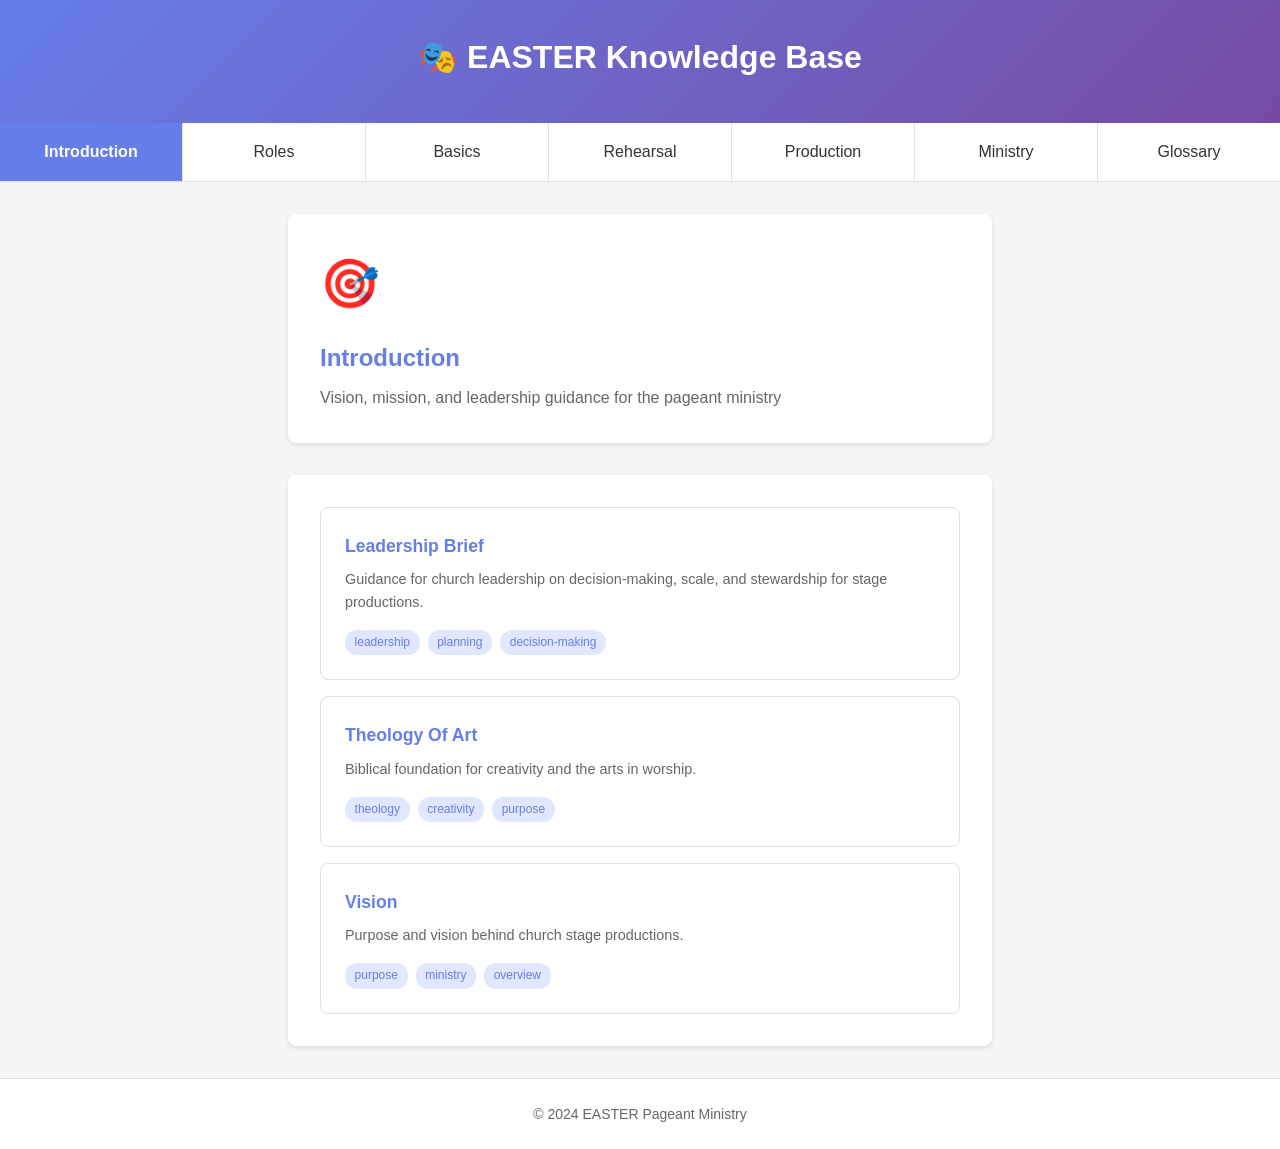
<file: index.html>
<!doctype html>
<html lang="en-us">

	<head>
		<meta charset="UTF-8" />
		<meta http-equiv="X-UA-Compatible" content="IE=edge" />
		<meta name="viewport" content="width=device-width, initial-scale=1.0" />
		<meta name="author" content="D7460N" />
		<meta name="description" content="EASTER - Church Stage Performance Documentation" />
		<meta name="robots" content="index, archive" />
		<meta name="color-scheme" content="dark light" />
		<link rel="canonical" href="https://d7460n.github.io/EASTER/" />
		<link rel="icon" type="image/svg+xml" href="./assets/images/brand/logo.svg" />
		<link rel="stylesheet" type="text/css" href="./assets/css/layout.css" />
		<link rel="manifest" href="./manifest.json" />
		<title>EASTER Knowledge Base</title>
		<script defer src="./assets/js/app.js"></script>
	</head>

	<body>
		<app-container>
			<header>
				<app-logo>🎭 EASTER Knowledge Base</app-logo>
				<app-tagline></app-tagline>
			</header>
			<nav>
				<label>
					Introduction
					<input type="radio" aria-hidden="true" name="nav" value="introduction" checked>
				</label>
				<label>
					Roles
					<input type="radio" aria-hidden="true" name="nav" value="roles">
				</label>
				<label>
					Basics
					<input type="radio" aria-hidden="true" name="nav" value="basics">
				</label>
				<label>
					Rehearsal
					<input type="radio" aria-hidden="true" name="nav" value="rehearsal">
				</label>
				<label>
					Production
					<input type="radio" aria-hidden="true" name="nav" value="production">
				</label>
				<label>
					Ministry
					<input type="radio" aria-hidden="true" name="nav" value="ministry">
				</label>
				<label>
					Glossary
					<input type="radio" aria-hidden="true" name="nav" value="glossary">
				</label>
			</nav>
			<main>
				<article>
					<section>
						<app-category-icon></app-category-icon>
						<app-category-name></app-category-name>
						<app-category-description></app-category-description>
					</section>
					<section>
						<app-document-list>
							<ol></ol>
						</app-document-list>
					</section>
				</article>
			</main>
			<aside>
				<app-document-detail>
					<app-document-title></app-document-title>
					<app-document-category></app-document-category>
					<app-document-summary></app-document-summary>
					<app-document-content></app-document-content>
					<app-document-tags>
						<ol></ol>
					</app-document-tags>
					<app-document-audience>
						<ol></ol>
					</app-document-audience>
				</app-document-detail>
			</aside>
			<footer>
				<app-copy>&copy; 2024 EASTER Pageant Ministry</app-copy>
			</footer>
		</app-container>
	</body>

</html>
</file>
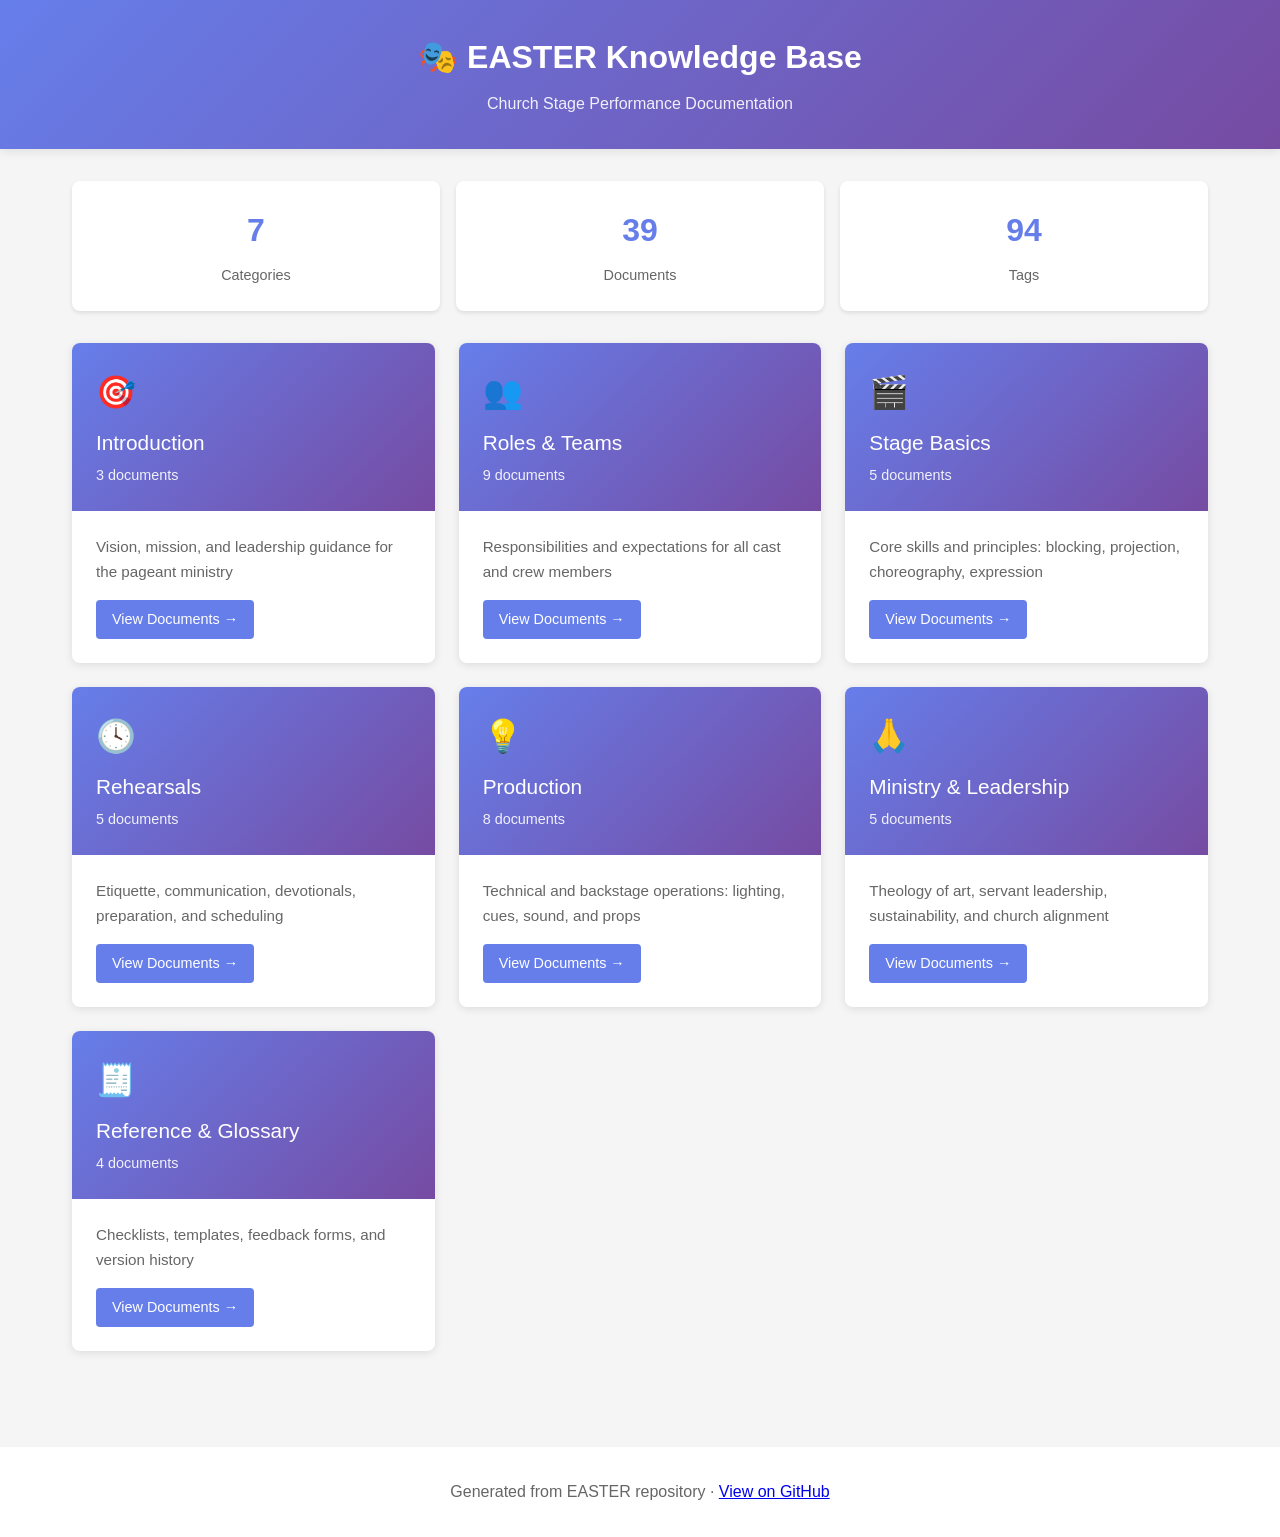
<file: data/example.html>
<!DOCTYPE html>
<html lang="en">
<head>
    <meta charset="UTF-8">
    <meta name="viewport" content="width=device-width, initial-scale=1.0">
    <title>EASTER Knowledge Base - Example UI</title>
    <style>
        * {
            margin: 0;
            padding: 0;
            box-sizing: border-box;
        }
        
        body {
            font-family: -apple-system, BlinkMacSystemFont, 'Segoe UI', Roboto, Oxygen, Ubuntu, Cantarell, sans-serif;
            line-height: 1.6;
            color: #333;
            background: #f5f5f5;
        }
        
        header {
            background: linear-gradient(135deg, #667eea 0%, #764ba2 100%);
            color: white;
            padding: 2rem;
            text-align: center;
            box-shadow: 0 2px 10px rgba(0,0,0,0.1);
        }
        
        header h1 {
            font-size: 2rem;
            margin-bottom: 0.5rem;
        }
        
        header p {
            opacity: 0.9;
        }
        
        .container {
            max-width: 1200px;
            margin: 0 auto;
            padding: 2rem;
        }
        
        .stats {
            display: grid;
            grid-template-columns: repeat(auto-fit, minmax(200px, 1fr));
            gap: 1rem;
            margin-bottom: 2rem;
        }
        
        .stat-card {
            background: white;
            padding: 1.5rem;
            border-radius: 8px;
            box-shadow: 0 2px 4px rgba(0,0,0,0.1);
            text-align: center;
        }
        
        .stat-card h3 {
            color: #667eea;
            font-size: 2rem;
            margin-bottom: 0.5rem;
        }
        
        .stat-card p {
            color: #666;
            font-size: 0.9rem;
        }
        
        .categories {
            display: grid;
            grid-template-columns: repeat(auto-fill, minmax(300px, 1fr));
            gap: 1.5rem;
            margin-bottom: 2rem;
        }
        
        .category-card {
            background: white;
            border-radius: 8px;
            box-shadow: 0 2px 8px rgba(0,0,0,0.1);
            overflow: hidden;
            transition: transform 0.2s, box-shadow 0.2s;
            cursor: pointer;
        }
        
        .category-card:hover {
            transform: translateY(-4px);
            box-shadow: 0 4px 16px rgba(0,0,0,0.15);
        }
        
        .category-header {
            background: linear-gradient(135deg, #667eea 0%, #764ba2 100%);
            color: white;
            padding: 1.5rem;
        }
        
        .category-icon {
            font-size: 2rem;
            margin-bottom: 0.5rem;
        }
        
        .category-title {
            font-size: 1.3rem;
            margin-bottom: 0.3rem;
        }
        
        .category-count {
            opacity: 0.9;
            font-size: 0.9rem;
        }
        
        .category-body {
            padding: 1.5rem;
        }
        
        .category-description {
            color: #666;
            margin-bottom: 1rem;
            font-size: 0.95rem;
        }
        
        .view-button {
            display: inline-block;
            background: #667eea;
            color: white;
            padding: 0.5rem 1rem;
            border-radius: 4px;
            text-decoration: none;
            font-size: 0.9rem;
            transition: background 0.2s;
        }
        
        .view-button:hover {
            background: #5568d3;
        }
        
        .modal {
            display: none;
            position: fixed;
            top: 0;
            left: 0;
            width: 100%;
            height: 100%;
            background: rgba(0,0,0,0.5);
            z-index: 1000;
            overflow-y: auto;
        }
        
        .modal-content {
            background: white;
            max-width: 800px;
            margin: 2rem auto;
            border-radius: 8px;
            box-shadow: 0 4px 20px rgba(0,0,0,0.3);
        }
        
        .modal-header {
            background: linear-gradient(135deg, #667eea 0%, #764ba2 100%);
            color: white;
            padding: 1.5rem;
            display: flex;
            justify-content: space-between;
            align-items: center;
        }
        
        .close-button {
            background: none;
            border: none;
            color: white;
            font-size: 2rem;
            cursor: pointer;
            line-height: 1;
        }
        
        .modal-body {
            padding: 2rem;
        }
        
        .document-list {
            list-style: none;
        }
        
        .document-item {
            padding: 1rem;
            border-bottom: 1px solid #eee;
            cursor: pointer;
            transition: background 0.2s;
        }
        
        .document-item:hover {
            background: #f9f9f9;
        }
        
        .document-title {
            font-weight: 600;
            color: #667eea;
            margin-bottom: 0.3rem;
        }
        
        .document-summary {
            color: #666;
            font-size: 0.9rem;
        }
        
        .document-tags {
            margin-top: 0.5rem;
        }
        
        .tag {
            display: inline-block;
            background: #e0e7ff;
            color: #667eea;
            padding: 0.2rem 0.6rem;
            border-radius: 12px;
            font-size: 0.75rem;
            margin-right: 0.3rem;
            margin-top: 0.3rem;
        }
        
        .loading {
            text-align: center;
            padding: 2rem;
            color: #666;
        }
        
        footer {
            text-align: center;
            padding: 2rem;
            color: #666;
            background: white;
            margin-top: 2rem;
        }
    </style>
</head>
<body>
    <header>
        <h1>🎭 EASTER Knowledge Base</h1>
        <p>Church Stage Performance Documentation</p>
    </header>
    
    <div class="container">
        <div class="stats" id="stats">
            <div class="stat-card">
                <h3 id="stat-categories">-</h3>
                <p>Categories</p>
            </div>
            <div class="stat-card">
                <h3 id="stat-documents">-</h3>
                <p>Documents</p>
            </div>
            <div class="stat-card">
                <h3 id="stat-tags">-</h3>
                <p>Tags</p>
            </div>
        </div>
        
        <div class="categories" id="categories">
            <div class="loading">Loading categories...</div>
        </div>
    </div>
    
    <div class="modal" id="modal">
        <div class="modal-content">
            <div class="modal-header">
                <h2 id="modal-title">Category</h2>
                <button class="close-button" onclick="closeModal()">&times;</button>
            </div>
            <div class="modal-body">
                <ul class="document-list" id="document-list"></ul>
            </div>
        </div>
    </div>
    
    <footer>
        <p>Generated from EASTER repository · <a href="https://github.com/D7460N/EASTER">View on GitHub</a></p>
    </footer>
    
    <script>
        // Load and display the index
        async function loadIndex() {
            try {
                const response = await fetch('index.json');
                const data = await response.json();
                
                // Update statistics
                document.getElementById('stat-categories').textContent = data.statistics.total_categories;
                document.getElementById('stat-documents').textContent = data.statistics.total_documents;
                document.getElementById('stat-tags').textContent = data.statistics.total_tags.length;
                
                // Display categories
                displayCategories(data.categories);
            } catch (error) {
                console.error('Error loading index:', error);
                document.getElementById('categories').innerHTML = 
                    '<div class="loading">Error loading categories. Please ensure JSON files are in the correct location.</div>';
            }
        }
        
        function displayCategories(categories) {
            const container = document.getElementById('categories');
            container.innerHTML = '';
            
            categories.forEach(category => {
                const card = document.createElement('div');
                card.className = 'category-card';
                card.onclick = () => loadCategory(category.data_file, category.name, category.icon);
                
                card.innerHTML = `
                    <div class="category-header">
                        <div class="category-icon">${category.icon}</div>
                        <div class="category-title">${category.name}</div>
                        <div class="category-count">${category.document_count} documents</div>
                    </div>
                    <div class="category-body">
                        <div class="category-description">${category.description}</div>
                        <a class="view-button" onclick="event.stopPropagation(); loadCategory('${category.data_file}', '${category.name}', '${category.icon}')">
                            View Documents →
                        </a>
                    </div>
                `;
                
                container.appendChild(card);
            });
        }
        
        async function loadCategory(filename, name, icon) {
            try {
                const response = await fetch(filename);
                const data = await response.json();
                
                document.getElementById('modal-title').textContent = `${icon} ${name}`;
                
                const list = document.getElementById('document-list');
                list.innerHTML = '';
                
                data.documents.forEach(doc => {
                    const item = document.createElement('li');
                    item.className = 'document-item';
                    
                    const tags = doc.tags.map(tag => `<span class="tag">${tag}</span>`).join('');
                    
                    item.innerHTML = `
                        <div class="document-title">${doc.title}</div>
                        <div class="document-summary">${doc.summary}</div>
                        <div class="document-tags">${tags}</div>
                    `;
                    
                    list.appendChild(item);
                });
                
                document.getElementById('modal').style.display = 'block';
            } catch (error) {
                console.error('Error loading category:', error);
                alert('Error loading category documents');
            }
        }
        
        function closeModal() {
            document.getElementById('modal').style.display = 'none';
        }
        
        // Close modal when clicking outside
        window.onclick = function(event) {
            const modal = document.getElementById('modal');
            if (event.target === modal) {
                closeModal();
            }
        }
        
        // Load index on page load
        loadIndex();
    </script>
</body>
</html>
</file>
<file: assets/css/layout.css>
/* D7460N Architecture - CSS-First, Zero-Dependency */
/* Holy Grail Layout using CSS Grid */

* {
	margin: 0;
	padding: 0;
	box-sizing: border-box;
}

:root {
	--color-primary: #667eea;
	--color-primary-dark: #764ba2;
	--color-bg: #f5f5f5;
	--color-surface: #ffffff;
	--color-text: #333333;
	--color-text-light: #666666;
	--color-border: #e0e0e0;
	--color-shadow: rgba(0, 0, 0, 0.1);
	--spacing-xs: 0.5rem;
	--spacing-sm: 1rem;
	--spacing-md: 1.5rem;
	--spacing-lg: 2rem;
	--spacing-xl: 3rem;
	--radius: 8px;
	--transition: 0.2s ease;
}

@media (prefers-color-scheme: dark) {
	:root {
		--color-bg: #1a1a1a;
		--color-surface: #2d2d2d;
		--color-text: #e0e0e0;
		--color-text-light: #a0a0a0;
		--color-border: #404040;
		--color-shadow: rgba(0, 0, 0, 0.3);
	}
}

body {
	font-family: -apple-system, BlinkMacSystemFont, 'Segoe UI', Roboto, Oxygen, Ubuntu, Cantarell, sans-serif;
	line-height: 1.6;
	color: var(--color-text);
	background: var(--color-bg);
}

/* Holy Grail Layout */
app-container {
	display: grid;
	grid-template-columns: minmax(200px, 1fr) minmax(300px, 3fr) minmax(200px, 1fr);
	grid-template-rows: auto auto 1fr auto;
	min-height: 100vh;
	max-width: 1400px;
	margin: 0 auto;
}

/* Header spans all columns */
header {
	grid-column: 1 / -1;
	grid-row: 1;
	background: linear-gradient(135deg, var(--color-primary) 0%, var(--color-primary-dark) 100%);
	color: white;
	padding: var(--spacing-lg);
	text-align: center;
	box-shadow: 0 2px 10px var(--color-shadow);
}

app-logo {
	display: block;
	font-size: 2rem;
	font-weight: 600;
	margin-block-end: var(--spacing-xs);
}

app-tagline {
	display: block;
	opacity: 0.9;
	font-size: 1rem;
}

/* Navigation spans all columns */
nav {
	grid-column: 1 / -1;
	grid-row: 2;
	display: grid;
	grid-auto-flow: column;
	grid-auto-columns: 1fr;
	background: var(--color-surface);
	border-block-end: 1px solid var(--color-border);
	gap: 1px;
	background: var(--color-border);
}

nav label {
	display: grid;
	place-items: center;
	padding: var(--spacing-sm);
	background: var(--color-surface);
	cursor: pointer;
	transition: background var(--transition);
	text-align: center;
}

nav label:hover {
	background: var(--color-bg);
}

/* Hide radio buttons - they're CSS state hooks */
nav input[type="radio"] {
	position: absolute;
	opacity: 0;
	pointer-events: none;
}

/* Active nav state via :checked */
nav label:has(input:checked) {
	background: var(--color-primary);
	color: white;
	font-weight: 600;
}

/* Main content area */
main {
	grid-column: 2;
	grid-row: 3;
	padding: var(--spacing-lg);
	overflow-y: auto;
}

/* Aside - hidden by default, shown when document is selected */
aside {
	grid-column: 3;
	grid-row: 3;
	padding: var(--spacing-lg);
	background: var(--color-surface);
	border-inline-start: 1px solid var(--color-border);
	overflow-y: auto;
	display: none;
}

/* Show aside when it has content */
aside:has(app-document-title:not(:empty)) {
	display: block;
}

/* Footer spans all columns */
footer {
	grid-column: 1 / -1;
	grid-row: 4;
	text-align: center;
	padding: var(--spacing-md);
	background: var(--color-surface);
	border-block-start: 1px solid var(--color-border);
	color: var(--color-text-light);
	font-size: 0.875rem;
}

/* Article and Sections */
article {
	display: grid;
	gap: var(--spacing-lg);
}

section {
	background: var(--color-surface);
	padding: var(--spacing-lg);
	border-radius: var(--radius);
	box-shadow: 0 2px 4px var(--color-shadow);
}

/* Category Display */
app-category-icon {
	display: block;
	font-size: 3rem;
	margin-block-end: var(--spacing-sm);
}

app-category-name {
	display: block;
	font-size: 1.5rem;
	font-weight: 600;
	color: var(--color-primary);
	margin-block-end: var(--spacing-xs);
}

app-category-description {
	display: block;
	color: var(--color-text-light);
}

/* Document List */
app-document-list {
	display: block;
}

app-document-list ol {
	list-style: none;
	display: grid;
	gap: var(--spacing-sm);
}

app-document-list li {
	display: grid;
	padding: var(--spacing-md);
	background: var(--color-surface);
	border: 1px solid var(--color-border);
	border-radius: var(--radius);
	cursor: pointer;
	transition: all var(--transition);
}

app-document-list li:hover {
	transform: translateY(-2px);
	box-shadow: 0 4px 12px var(--color-shadow);
	border-color: var(--color-primary);
}

/* Document elements within list items */
document-title {
	display: block;
	font-weight: 600;
	font-size: 1.1rem;
	color: var(--color-primary);
	margin-block-end: var(--spacing-xs);
}

document-summary {
	display: block;
	color: var(--color-text-light);
	font-size: 0.9rem;
	margin-block-end: var(--spacing-sm);
}

document-tags {
	display: flex;
	flex-wrap: wrap;
	gap: var(--spacing-xs);
}

document-tag {
	display: inline-block;
	background: #e0e7ff;
	color: var(--color-primary);
	padding: 0.2rem 0.6rem;
	border-radius: 12px;
	font-size: 0.75rem;
}

/* Document Detail in Aside */
app-document-detail {
	display: grid;
	gap: var(--spacing-md);
}

app-document-title {
	display: block;
	font-size: 1.5rem;
	font-weight: 600;
	color: var(--color-primary);
}

app-document-category {
	display: block;
	font-size: 0.875rem;
	color: var(--color-text-light);
	text-transform: uppercase;
	letter-spacing: 0.05em;
}

app-document-summary {
	display: block;
	font-style: italic;
	color: var(--color-text-light);
	padding: var(--spacing-sm);
	background: var(--color-bg);
	border-radius: var(--radius);
}

app-document-content {
	display: block;
	line-height: 1.8;
}

/* HTML content styling */
app-document-content h1,
app-document-content h2,
app-document-content h3 {
	margin-block-start: var(--spacing-md);
	margin-block-end: var(--spacing-sm);
	color: var(--color-text);
}

app-document-content h1 {
	font-size: 1.5rem;
}

app-document-content h2 {
	font-size: 1.25rem;
}

app-document-content h3 {
	font-size: 1.1rem;
}

app-document-content p {
	margin-block-end: var(--spacing-sm);
}

app-document-content ul,
app-document-content ol {
	margin-block-end: var(--spacing-sm);
	padding-inline-start: var(--spacing-lg);
}

app-document-content li {
	margin-block-end: var(--spacing-xs);
}

app-document-content blockquote {
	padding: var(--spacing-md);
	margin-block: var(--spacing-md);
	background: var(--color-bg);
	border-inline-start: 4px solid var(--color-primary);
	border-radius: var(--radius);
	font-style: italic;
}

app-document-content table {
	width: 100%;
	border-collapse: collapse;
	margin-block: var(--spacing-md);
}

app-document-content th,
app-document-content td {
	padding: var(--spacing-sm);
	border: 1px solid var(--color-border);
	text-align: start;
}

app-document-content th {
	background: var(--color-bg);
	font-weight: 600;
}

app-document-tags,
app-document-audience {
	display: block;
}

app-document-tags ol,
app-document-audience ol {
	list-style: none;
	display: flex;
	flex-wrap: wrap;
	gap: var(--spacing-xs);
}

app-document-tags li,
app-document-audience li {
	display: inline-block;
	background: #e0e7ff;
	color: var(--color-primary);
	padding: 0.3rem 0.8rem;
	border-radius: 12px;
	font-size: 0.8rem;
}

/* Loading states using :empty pseudo-class */
app-document-list:empty::before {
	content: 'Loading documents...';
	display: block;
	text-align: center;
	padding: var(--spacing-xl);
	color: var(--color-text-light);
}

/* Responsive adjustments */
@media (max-width: 1024px) {
	app-container {
		grid-template-columns: 1fr 3fr;
	}

	aside {
		grid-column: 1 / -1;
		grid-row: 4;
		border-inline-start: none;
		border-block-start: 1px solid var(--color-border);
	}

	footer {
		grid-row: 5;
	}
}

@media (max-width: 768px) {
	app-container {
		grid-template-columns: 1fr;
	}

	nav {
		grid-auto-flow: row;
	}

	main,
	aside {
		padding: var(--spacing-md);
	}
}
</file>
